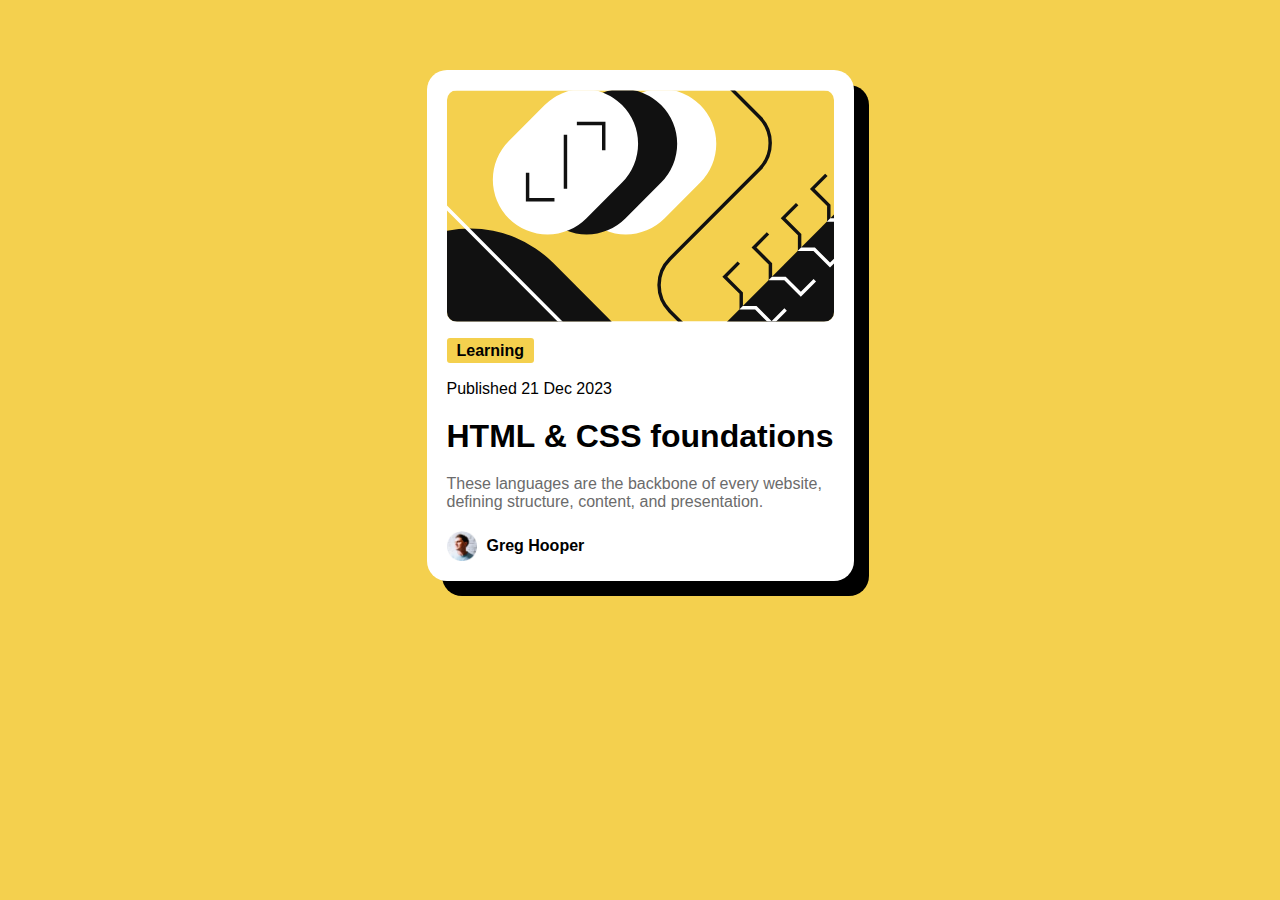
<file: blog-preview-card-main/index.html>
<!DOCTYPE html>
<html lang="en">
<head>
  <meta charset="UTF-8">
  <meta name="viewport" content="width=device-width, initial-scale=1.0"> <!-- displays site properly based on user's device -->

  <link rel="icon" type="image/png" sizes="32x32" href="./assets/images/favicon-32x32.png">
  <link href="style.css" rel="stylesheet">
  
  <title>Frontend Mentor | Blog preview card</title>
</head>
<body>
  <div class="wrapper">
    <img src="assets/images/illustration-article.svg">


    <p><span class="yellow-background">Learning</span></p>

    <p>Published 21 Dec 2023</p>

    <h1>HTML & CSS foundations</h1>

    <p class="gray-letters"> These languages are the backbone of every website, defining structure, content, and presentation.</p>
    <div class="direction">
      <img src="assets/images/image-avatar.webp" alt="a photo of greeg hooper">
      <p>Greg Hooper</p>
    <div></div>
  </div>
</body>
</html>
</file>
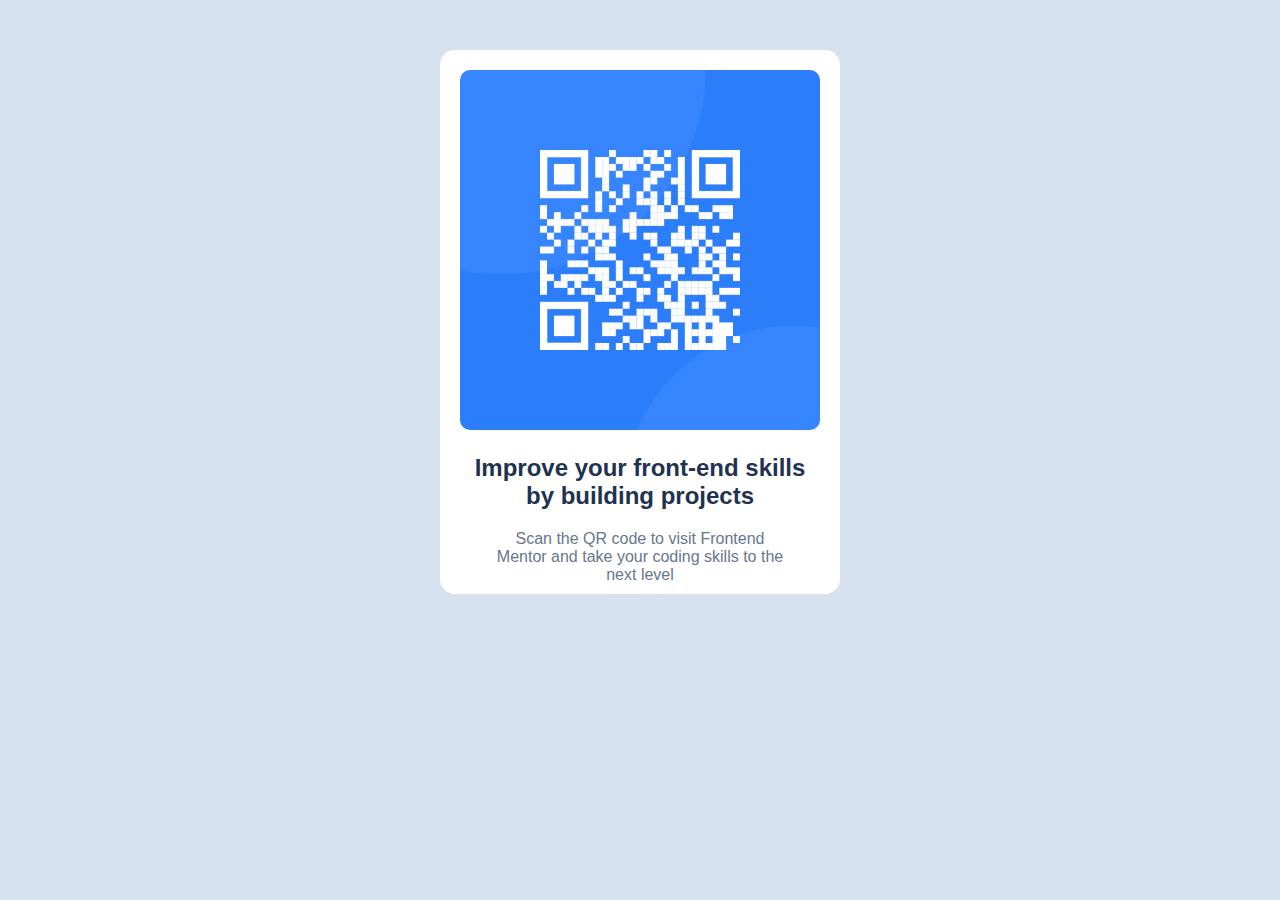
<file: qr-code-component-main/index.html>
<!DOCTYPE html>
<html lang="en">
<head>
  <meta charset="UTF-8">
  <meta name="viewport" content="width=device-width, initial-scale=1.0"> <!-- displays site properly based on user's device -->

  <link rel="icon" type="image/png" sizes="32x32" href="images/favicon-32x32.png">
  <link href="style.css" rel="stylesheet">
  
  <title>Frontend Mentor | QR code component</title>
</head>
<body>
  <div class="wrapper">
    <div class="carta">
      <img src="images/image-qr-code.png" alt="a qr code to the page">

      <h1>Improve your front-end skills by building projects</h1>

      <p>Scan the QR code to visit Frontend Mentor and take your coding skills to the next level</p>
    </div>
  </div>


</body>
</html>
</file>
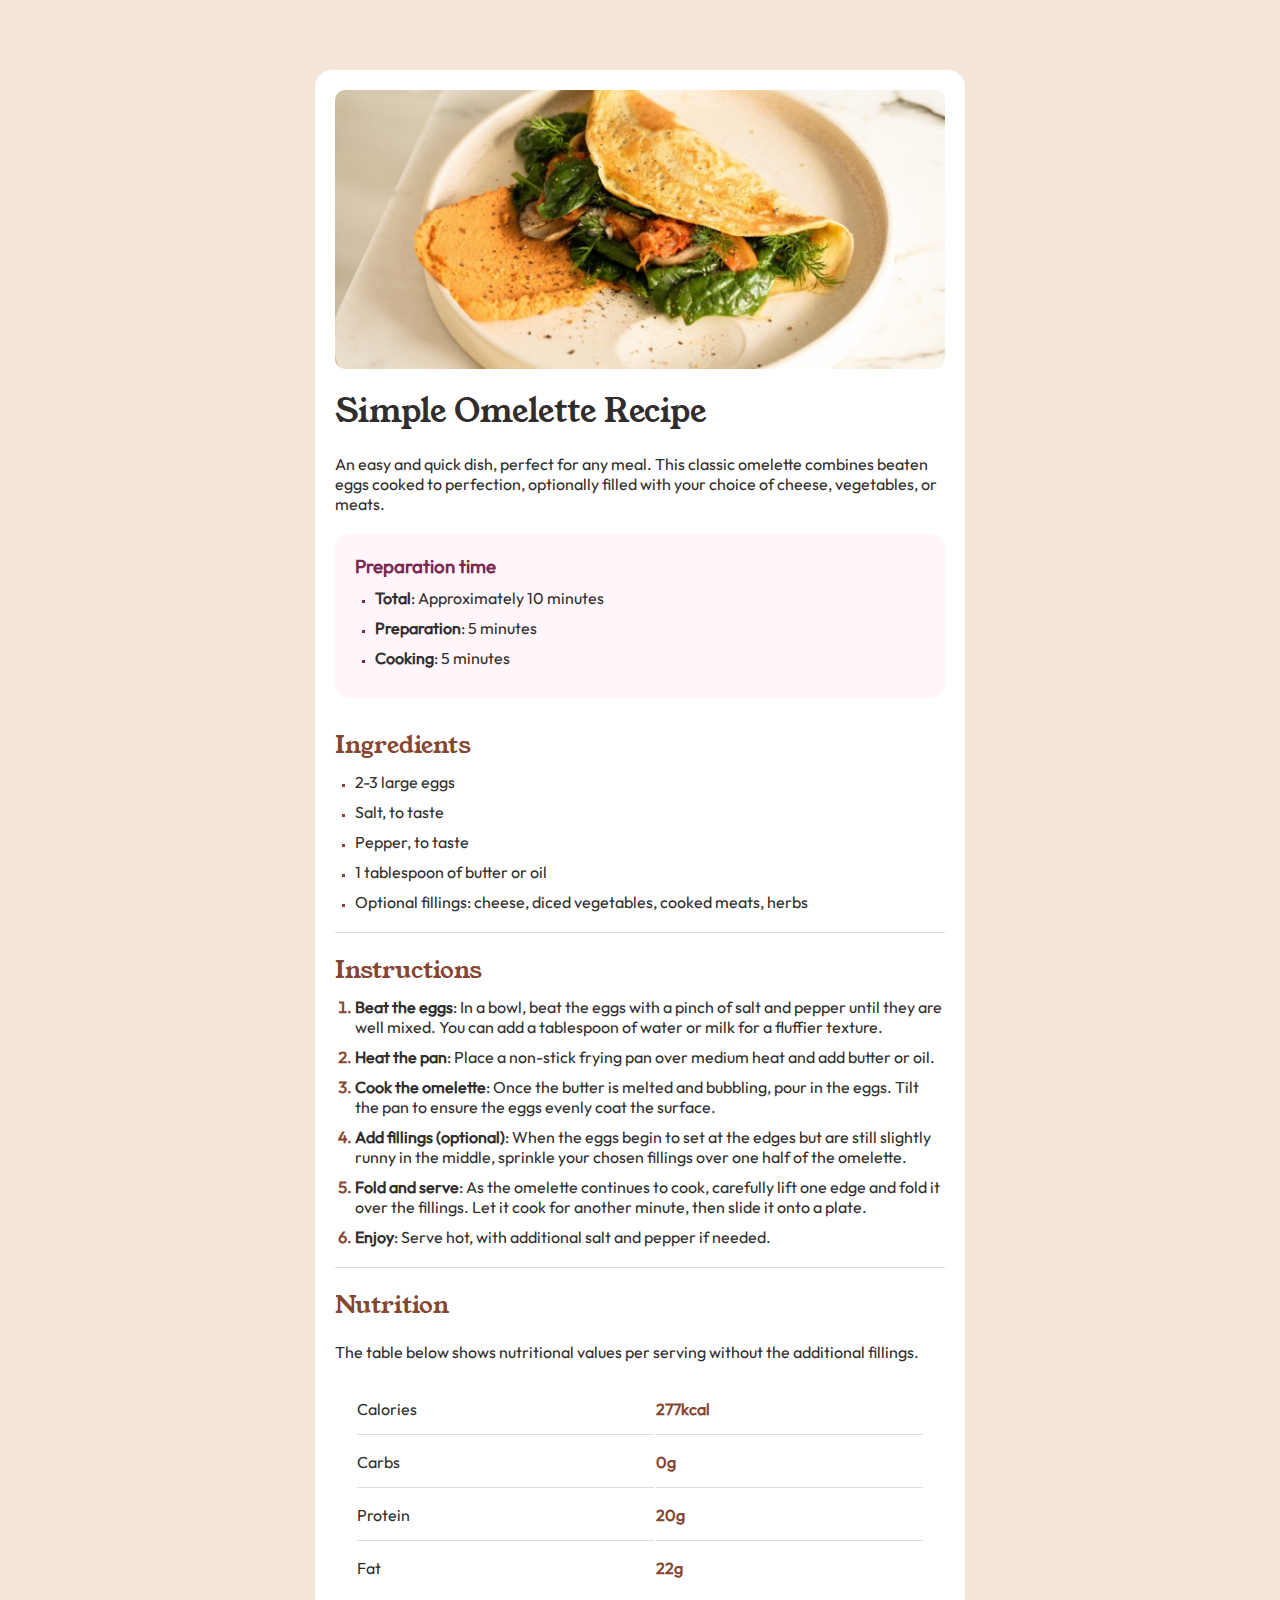
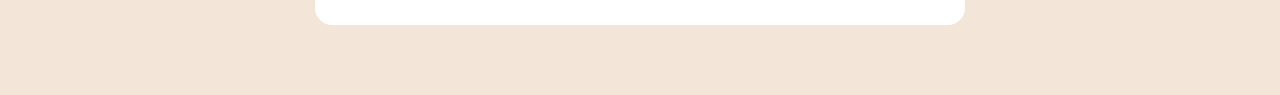
<file: recipe-page-main/index.html>
<!DOCTYPE html>
<html lang="en">
<head>
  <meta charset="UTF-8">
  <meta name="viewport" content="width=device-width, initial-scale=1.0"> <!-- displays site properly based on user's device -->

  <link rel="icon" type="image/png" sizes="32x32" href="./assets/images/favicon-32x32.png">
  <link href="styles.css" rel="stylesheet">
  
  <title>Frontend Mentor | Recipe page</title>
</head>
<body>
  <div class="wrapper">
    <img src="assets/images/image-omelette.jpeg" alt="an omelette">
    <div class="content">
      <section class="no-border-bottom">
        <h1>Simple Omelette Recipe</h1>

        <p>An easy and quick dish, perfect for any meal. This classic omelette combines beaten eggs cooked 
          to perfection, optionally filled with your choice of cheese, vegetables, or meats.
        </p>
        <div class="pink-background">
          <h3>Preparation time</h3>
          <ul>
            <li><span>Total</span>: Approximately 10 minutes</li>
            <li><span>Preparation</span>: 5 minutes</li>
            <li><span>Cooking</span>: 5 minutes</li>
          </ul>
        </div>
      </section>
      <section>
        <h2>Ingredients</h2>

        <ul>
          <li>2-3 large eggs</li>
          <li>Salt, to taste</li>
          <li>Pepper, to taste</li>
          <li>1 tablespoon of butter or oil</li>
          <li>Optional fillings: cheese, diced vegetables, cooked meats, herbs</li>
        </ul>
      </section>
      <section>
        <h2>Instructions</h2>
        
        <ol>
          <li><span>Beat the eggs</span>: In a bowl, beat the eggs with a pinch of salt and pepper until they are well mixed. 
          You can add a tablespoon of water or milk for a fluffier texture.</li>

          <li><span>Heat the pan</span>: Place a non-stick frying pan over medium heat and add butter or oil.</li>

          <li><span>Cook the omelette</span>: Once the butter is melted and bubbling, pour in the eggs. Tilt the pan to ensure 
          the eggs evenly coat the surface.</li>

          <li><span>Add fillings (optional)</span>: When the eggs begin to set at the edges but are still slightly runny in the 
          middle, sprinkle your chosen fillings over one half of the omelette.</li>

          <li><span>Fold and serve</span>: As the omelette continues to cook, carefully lift one edge and fold it over the 
          fillings. Let it cook for another minute, then slide it onto a plate.</li>

          <li><span>Enjoy</span>: Serve hot, with additional salt and pepper if needed.</li>
        </ol>
      </section>
      <section class="no-border-bottom">

        <h2>Nutrition</h2>

        <p>The table below shows nutritional values per serving without the additional fillings.</p>

        <table>
          <tbody>
            <tr>
              <td>Calories</td>
              <td class="brown-color">277kcal</td>
            </tr>
            <tr>
              <td>Carbs</td>
              <td class="brown-color">0g</td>
            </tr>
              <tr>
              <td>Protein</td>
              <td class="brown-color">20g</td>          
            </tr>
            <tr>
              <td>Fat</td>
              <td class="brown-color">22g</td>
            </tr>
          </tbody>
        </table>
      </section>
    </div>
  </div>  
</body>
</html>
</file>
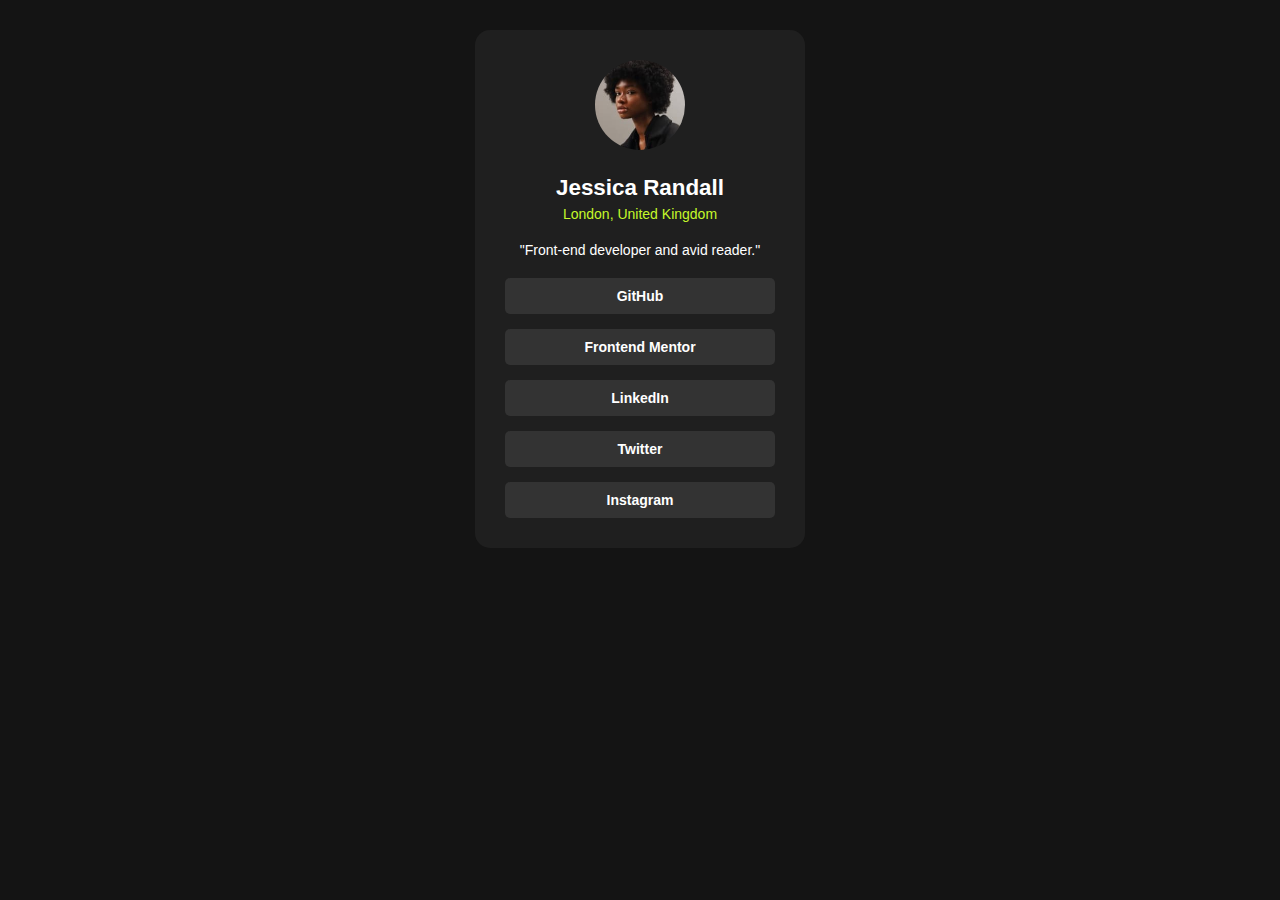
<file: social-links-profile-main/index.html>
<!DOCTYPE html>
<html lang="en">
<head>
  <meta charset="UTF-8">
  <meta name="viewport" content="width=device-width, initial-scale=1.0"> <!-- displays site properly based on user's device -->

  <link rel="icon" type="image/png" sizes="32x32" href="./assets/images/favicon-32x32.png">
  <link href="style.css" rel="stylesheet">
  
  <title>Frontend Mentor | Social links profile</title>

</head>
<body>

  <div class="wrapper">

    <img src="assets/images/avatar-jessica.jpeg" alt="an image of jessica">

    <h1>Jessica Randall</h1>
    <p><span>London, United Kingdom</span></p>
    <p>"Front-end developer and avid reader."</p>

    <ul>
      <li tabindex="0"> GitHub</li>
      <li tabindex="0"> Frontend Mentor </li>
      <li tabindex="0"> LinkedIn</li>
      <li tabindex="0"> Twitter</li>
      <li tabindex="0"> Instagram</li>
    </ul>
  </div>

</body>
</html>
</file>
<file: blog-preview-card-main/style.css>
* {
    box-sizing:border-box;
    margin: 0;
    padding: 0;
}

body{
    background-color: #f4d04e;
    font-family:'Figtree',sans-serif;
}

p{
    font-size:1rem;
}
.wrapper{
    display: flex;
    flex-direction: column;
    background-color: #ffffff;
    max-inline-size: 427px;
    margin: 70px auto;
    border-radius: 20px;
    text-align: start;
    padding: 20px;
    gap: 20px;
    box-shadow: 15px 15px 0px 0px black;
    
}

.wrapper img{
    max-width:100%;
    border-radius: 10px;
    align-items: start;
}

h1:hover{
    color: #f4d04e;
    cursor:pointer;
}

.direction{
    display:flex;
    align-items:center;
    gap: 10px;
    font-weight: 700;
    font-size: .5rem;
    
}

.direction img{
    height: 30px;
    width:30px;
}

.yellow-background{
    background-color:#f4d04e;
    font-weight:800;
    padding: 4px 10px;
    border-radius: 3px;

}

.gray-letters{
    color:#6b6b6b;
}
</file>
<file: qr-code-component-main/style.css>
* {
    box-sizing:border-box;
    margin: 0;
    padding: 0;
}

body{
    background-color: #d6e2f0;
    font-family: Arial,sans-serif;
    
}

.wrapper{

    display: flex;
    align-items: center;
    text-align: center;
    background-color: #ffffff;
    max-inline-size: 400px;
    flex-direction: column;
    margin:50px auto;
    border-radius: 15px;
    font-size: 1rem;
}

.wrapper img{
    max-width: 100%;
    padding: 20px;
    border-radius: 30px;
}

.carta h1{
    font-size: 1.5rem;
    color: #1f3251;
    margin-bottom: 10px;
    padding-inline: 30px;
}

.carta p{
    font-size: 1rem;
    color: #68778d;
    padding:10px 50px;
}


.attribution { font-size: 11px; text-align: center; }
.attribution a { color: hsl(228, 45%, 44%); }
</file>
<file: recipe-page-main/styles.css>
@font-face {
  font-family: 'YoungSerif';
  src: url('assets/fonts/young-serif/YoungSerif-Regular.ttf') format('truetype');
  font-weight: normal;
  font-style: normal;
}

@font-face {
  font-family: 'Outfit';
  src: url('assets/fonts/outfit/Outfit-VariableFont_wght.ttf') format('truetype');
  font-weight: normal;
  font-style: normal;
}

*{
    box-sizing: border-box;
    padding: 0;
    margin: 0;
}

body{
    background-color: #f3e6d8;
    font-family: 'Outfit';
    color: #302d2c;
}

h1{
    font-family: 'YoungSerif',sans-serif;
    margin-block: 10px;
    font-weight: 400;
}

h2{
    color:#854632;
    font-family: 'YoungSerif',sans-serif;
    margin-block: 10px;
    font-weight: 400;
}

h3{
    color:#7b284f;
}

p{
    margin-block: 20px;
}

table{
    width:100%;
    padding-inline: 20px;

}

td{
    border-bottom: .5px solid #e4ded8;
    padding-block: 15px;
}

table tr:last-child td{
    border-bottom: none;
}



section{
    padding-block: 10px;
    border-bottom: .5px solid #e4ded8;
}

ul,ol{
    padding-left: 20px;
}

li{
    margin-block: 10px;
}

li::marker{
    color:#854632;
    font-weight: 600;
}

ul{
    list-style: square;
}

ul li::marker{
    font-size: .6rem;
}



span{
    font-weight: 600;
}

.wrapper{
    display: flex;
    flex-direction:column;
    max-inline-size:650px;
    margin: 70px auto;
    background-color: #ffffff;
    padding: 20px;
    border-radius: 17px;

}

.wrapper img{
    width: 100%;
    display: block;
    border-radius: 10px;
}

.content{
    padding: 0;
}


@media(width<600px){
    
    .wrapper{
        margin: 0;
        border-radius: 0;
        padding: 0;
        max-inline-size: none;
    }

    .wrapper img{
        width:100%;
        display: block;
        border-radius: 0;
    }

    .content{
        padding: 20px;
    }

}



.pink-background{
    background-color: #fff5fa;
    padding:20px;
    list-style: circle;
    border-radius: 15px;
}

.pink-background li::marker{
    color:#7b284f;
}

.brown-color{
    color:#854632;
    font-weight: 600;
}

.no-border-bottom{
    border-bottom: none;
}
</file>
<file: social-links-profile-main/style.css>
*{
    box-sizing: border-box;
    padding: 0;
    margin: 0;

}

body{
    background-color: #141414;
    color:#ffffff;
    font-family: 'Inter',sans-serif;
    font-size: 14px;
}

p{
    margin-bottom: 20px;

}

span{
    color:#c5f82a;
}

ul{
    display: grid;
    list-style: none;
    text-align: center;
    font-weight: 600;
    width: 100%;
    gap: 15px;
}

li{
    background-color:#333333;
    padding-block: 10px;
    border-radius: 5px;
}

h1{
    margin-block: 25px 5px;
    font-size: 1.4rem;
}

.wrapper{
    display: flex;
    flex-direction: column;
    max-inline-size: 330px;
    margin:30px auto;
    background-color:#1f1f1f;
    text-align: center;
    align-items: center;
    padding: 30px;
    border-radius: 15px;

}

.wrapper img{
    max-width: 100%;
    border-radius: 200px;
    width: 90px;
    height: 90px;
}

li:hover{
    color:#c5f82a;
    background-color:#636262;
    cursor: pointer;
}

li:focus{
    color:#c5f82a;
    background-color:#636262;

}
</file>
